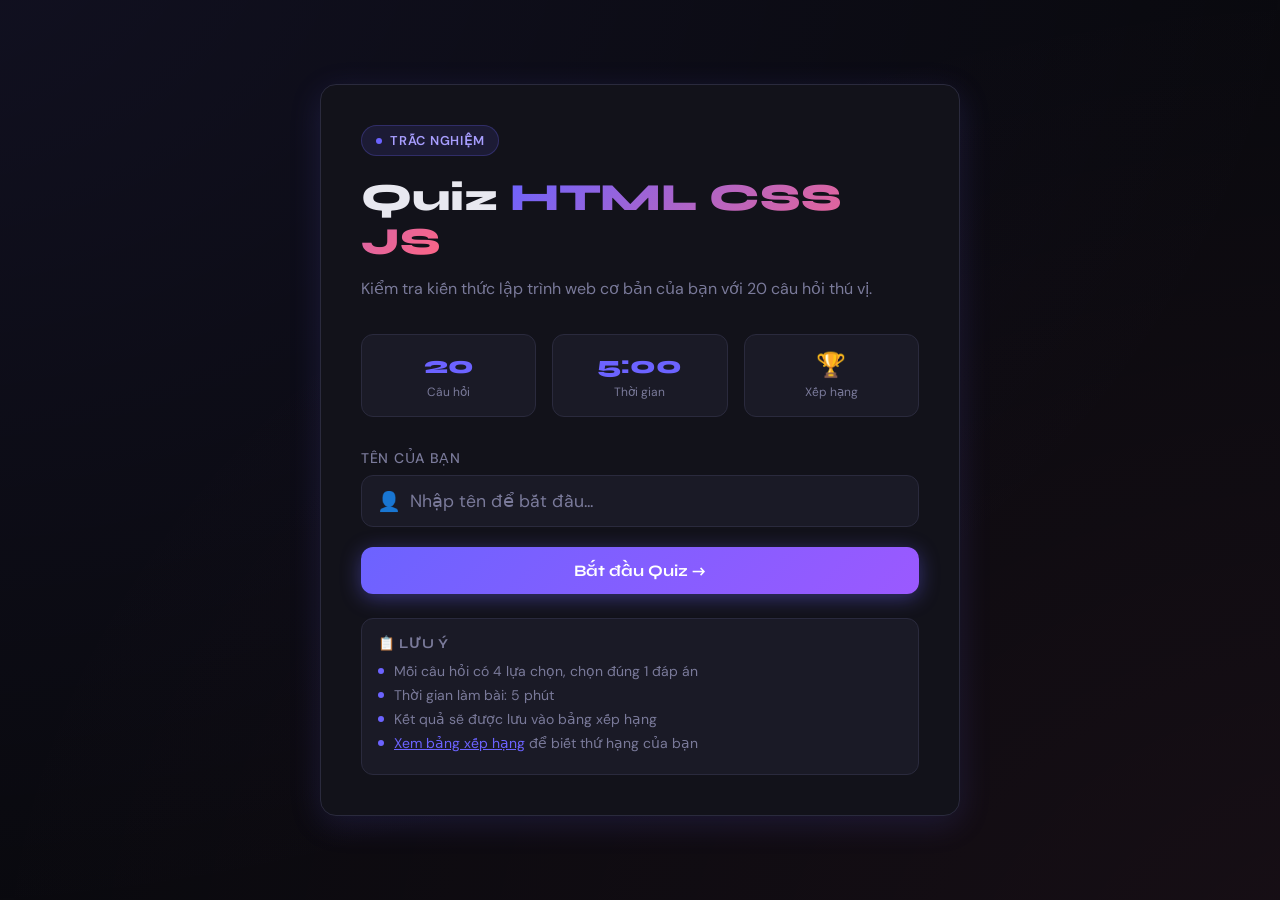
<file: quiz-app/public/index.html>
<!DOCTYPE html>
<html lang="vi">
<head>
  <meta charset="UTF-8" />
  <meta name="viewport" content="width=device-width, initial-scale=1.0" />
  <title>Quiz — HTML CSS JS</title>
  <link rel="stylesheet" href="style.css" />
  <style>
    .hero-badge {
      display: inline-flex;
      align-items: center;
      gap: 8px;
      background: rgba(108,99,255,0.12);
      border: 1px solid rgba(108,99,255,0.25);
      color: #a89eff;
      padding: 6px 14px;
      border-radius: 100px;
      font-size: 0.8rem;
      font-weight: 600;
      letter-spacing: 0.06em;
      text-transform: uppercase;
      margin-bottom: 20px;
    }

    .hero-badge::before {
      content: '';
      width: 6px; height: 6px;
      background: var(--accent);
      border-radius: 50%;
      animation: pulse 2s infinite;
    }

    @keyframes pulse {
      0%, 100% { opacity: 1; transform: scale(1); }
      50% { opacity: 0.5; transform: scale(0.8); }
    }

    h1 {
      font-size: 2.4rem;
      font-weight: 800;
      line-height: 1.15;
      margin-bottom: 12px;
    }

    h1 .gradient {
      background: linear-gradient(135deg, var(--accent), var(--accent2));
      -webkit-background-clip: text;
      -webkit-text-fill-color: transparent;
      background-clip: text;
    }

    .subtitle {
      color: var(--text-muted);
      margin-bottom: 32px;
      font-size: 1rem;
      line-height: 1.6;
    }

    .stats-row {
      display: flex;
      gap: 16px;
      margin-bottom: 32px;
    }

    .stat {
      flex: 1;
      text-align: center;
      background: var(--surface2);
      border: 1px solid var(--border);
      border-radius: 12px;
      padding: 16px 12px;
    }

    .stat-num {
      font-family: 'Syne', sans-serif;
      font-size: 1.5rem;
      font-weight: 800;
      color: var(--accent);
    }

    .stat-label {
      font-size: 0.75rem;
      color: var(--text-muted);
      margin-top: 4px;
    }

    .name-input-wrapper {
      position: relative;
    }

    .name-input-wrapper input {
      padding-left: 48px;
      font-size: 1.1rem;
    }

    .input-icon {
      position: absolute;
      left: 16px;
      top: 50%;
      transform: translateY(-50%);
      color: var(--text-muted);
      font-size: 1.2rem;
      pointer-events: none;
    }

    .rules {
      margin-top: 24px;
      padding: 16px;
      background: var(--surface2);
      border-radius: 12px;
      border: 1px solid var(--border);
    }

    .rules-title {
      font-family: 'Syne', sans-serif;
      font-size: 0.85rem;
      font-weight: 700;
      margin-bottom: 10px;
      color: var(--text-muted);
      text-transform: uppercase;
      letter-spacing: 0.05em;
    }

    .rule-item {
      display: flex;
      align-items: center;
      gap: 10px;
      font-size: 0.875rem;
      color: var(--text-muted);
      margin-bottom: 6px;
    }

    .rule-dot {
      width: 6px; height: 6px;
      background: var(--accent);
      border-radius: 50%;
      flex-shrink: 0;
    }
  </style>
</head>
<body>
  <div class="toast-container" id="toastContainer"></div>

  <div class="container">
    <div class="card">
      <div class="hero-badge">Trắc Nghiệm</div>
      <h1>Quiz <span class="gradient">HTML CSS JS</span></h1>
      <p class="subtitle">Kiểm tra kiến thức lập trình web cơ bản của bạn với 20 câu hỏi thú vị.</p>

      <div class="stats-row">
        <div class="stat">
          <div class="stat-num">20</div>
          <div class="stat-label">Câu hỏi</div>
        </div>
        <div class="stat">
          <div class="stat-num">5:00</div>
          <div class="stat-label">Thời gian</div>
        </div>
        <div class="stat">
          <div class="stat-num">🏆</div>
          <div class="stat-label">Xếp hạng</div>
        </div>
      </div>

      <div class="form-group">
        <label for="nameInput">Tên của bạn</label>
        <div class="name-input-wrapper">
          <span class="input-icon">👤</span>
          <input type="text" id="nameInput" placeholder="Nhập tên để bắt đầu..." maxlength="30" autocomplete="off" />
        </div>
      </div>

      <button class="btn btn-primary btn-full" id="startBtn" onclick="startQuiz()">
        Bắt đầu Quiz →
      </button>

      <div class="rules">
        <div class="rules-title">📋 Lưu ý</div>
        <div class="rule-item"><div class="rule-dot"></div><span>Mỗi câu hỏi có 4 lựa chọn, chọn đúng 1 đáp án</span></div>
        <div class="rule-item"><div class="rule-dot"></div><span>Thời gian làm bài: 5 phút</span></div>
        <div class="rule-item"><div class="rule-dot"></div><span>Kết quả sẽ được lưu vào bảng xếp hạng</span></div>
        <div class="rule-item"><div class="rule-dot"></div><span><a href="/leaderboard" style="color:var(--accent)">Xem bảng xếp hạng</a> để biết thứ hạng của bạn</span></div>
      </div>
    </div>
  </div>

  <script src="utils.js"></script>
  <script>
    const input = document.getElementById('nameInput');

    // Auto-fill saved name
    const saved = localStorage.getItem('quizUserName');
    if (saved) input.value = saved;

    input.addEventListener('keydown', e => { if (e.key === 'Enter') startQuiz(); });

    function startQuiz() {
      const name = input.value.trim();
      if (!name) { showToast('Vui lòng nhập tên của bạn!', 'error'); input.focus(); return; }
      if (name.length < 2) { showToast('Tên phải có ít nhất 2 ký tự!', 'error'); return; }
      localStorage.setItem('quizUserName', name);
      showToast('Chào ' + name + '! Đang tải câu hỏi...', 'success');
      setTimeout(() => window.location.href = '/quiz', 800);
    }
  </script>
</body>
</html>
</file>
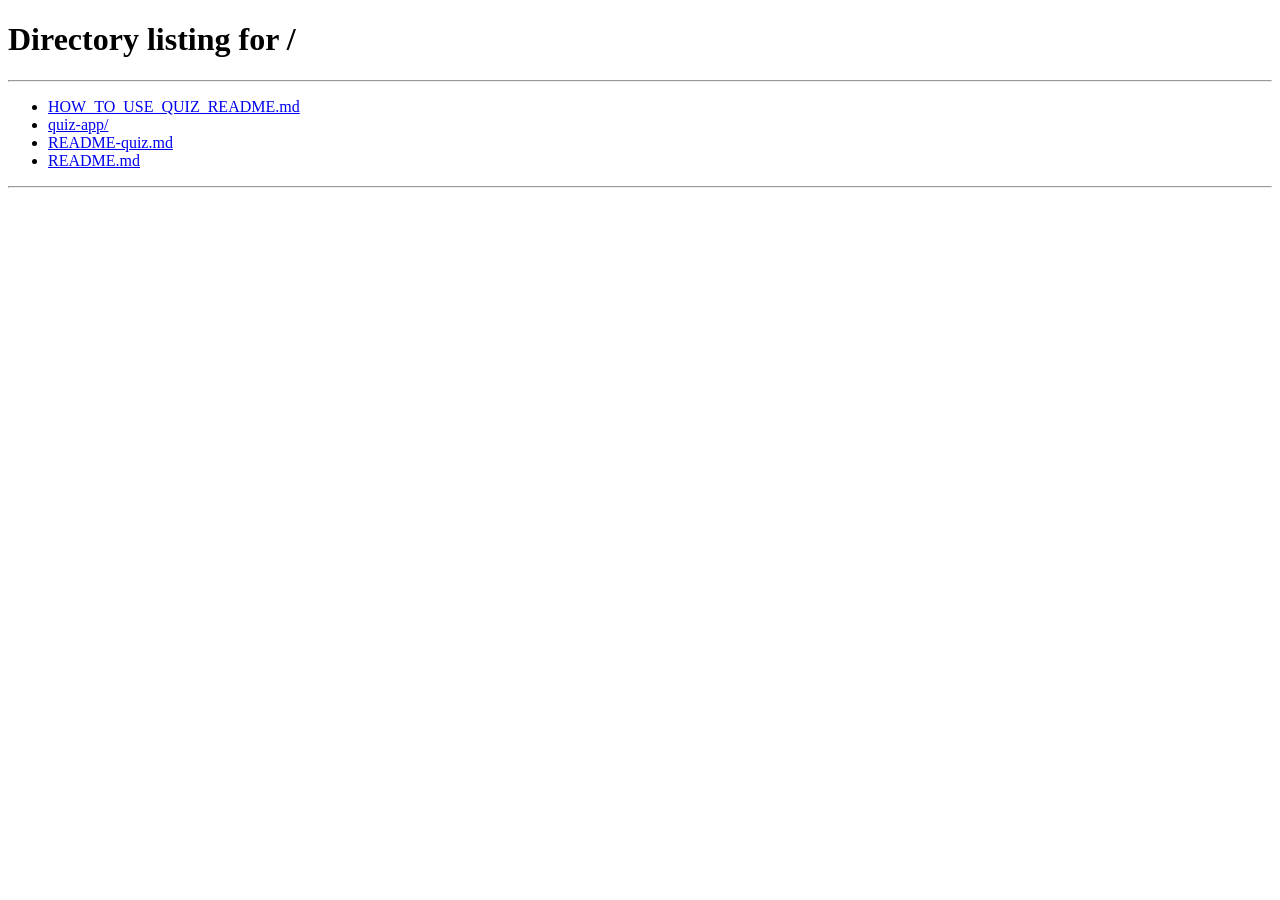
<file: quiz-app/public/quiz.html>
<!DOCTYPE html>
<html lang="vi">
<head>
  <meta charset="UTF-8" />
  <meta name="viewport" content="width=device-width, initial-scale=1.0" />
  <title>Quiz — Làm bài</title>
  <link rel="stylesheet" href="style.css" />
  <style>
    body { justify-content: flex-start; padding-top: 80px; padding-bottom: 40px; }

    .quiz-header {
      display: flex;
      align-items: center;
      justify-content: space-between;
      margin-bottom: 24px;
      gap: 16px;
      flex-wrap: wrap;
    }

    .progress-wrap { flex: 1; }

    .progress-label {
      display: flex;
      justify-content: space-between;
      font-size: 0.8rem;
      color: var(--text-muted);
      margin-bottom: 8px;
    }

    .progress-bar-bg {
      height: 6px;
      background: var(--surface2);
      border-radius: 100px;
      overflow: hidden;
    }

    .progress-bar-fill {
      height: 100%;
      background: linear-gradient(90deg, var(--accent), #9b59ff);
      border-radius: 100px;
      transition: width 0.4s ease;
    }

    .timer {
      display: flex;
      align-items: center;
      gap: 8px;
      background: var(--surface2);
      border: 1px solid var(--border);
      border-radius: 10px;
      padding: 8px 16px;
      font-family: 'Syne', sans-serif;
      font-size: 1.1rem;
      font-weight: 700;
      min-width: 90px;
      justify-content: center;
      transition: all 0.3s;
    }

    .timer.warning {
      border-color: rgba(255,200,0,0.4);
      color: #ffcc00;
      background: rgba(255,200,0,0.08);
    }

    .timer.danger {
      border-color: rgba(255,101,132,0.5);
      color: var(--accent2);
      background: rgba(255,101,132,0.1);
      animation: timerPulse 0.5s ease infinite;
    }

    @keyframes timerPulse {
      0%, 100% { transform: scale(1); }
      50% { transform: scale(1.05); }
    }

    .question-num {
      font-size: 0.8rem;
      color: var(--accent);
      font-weight: 700;
      letter-spacing: 0.06em;
      text-transform: uppercase;
      margin-bottom: 12px;
    }

    .question-text {
      font-family: 'Syne', sans-serif;
      font-size: 1.25rem;
      font-weight: 700;
      line-height: 1.4;
      margin-bottom: 28px;
    }

    .options {
      display: flex;
      flex-direction: column;
      gap: 12px;
      margin-bottom: 28px;
    }

    .option {
      display: flex;
      align-items: center;
      gap: 16px;
      padding: 16px 20px;
      border: 2px solid var(--border);
      border-radius: 14px;
      cursor: pointer;
      transition: all 0.2s ease;
      background: var(--surface2);
      user-select: none;
    }

    .option:hover:not(.disabled) {
      border-color: var(--accent);
      background: rgba(108,99,255,0.06);
      transform: translateX(4px);
    }

    .option.selected {
      border-color: var(--accent);
      background: rgba(108,99,255,0.12);
    }

    .option.correct {
      border-color: var(--accent3) !important;
      background: rgba(67,233,123,0.1) !important;
    }

    .option.wrong {
      border-color: var(--accent2) !important;
      background: rgba(255,101,132,0.1) !important;
    }

    .option.disabled { cursor: not-allowed; }

    .option-badge {
      width: 36px;
      height: 36px;
      border-radius: 10px;
      background: var(--border);
      display: flex;
      align-items: center;
      justify-content: center;
      font-family: 'Syne', sans-serif;
      font-size: 0.85rem;
      font-weight: 800;
      flex-shrink: 0;
      transition: all 0.2s;
    }

    .option.selected .option-badge { background: var(--accent); color: #fff; }
    .option.correct .option-badge { background: var(--accent3); color: #000; }
    .option.wrong .option-badge { background: var(--accent2); color: #fff; }

    .option-text { font-size: 0.95rem; line-height: 1.4; flex: 1; }

    .option-result {
      font-size: 1.1rem;
      opacity: 0;
      transition: opacity 0.2s;
    }

    .option.correct .option-result,
    .option.wrong .option-result { opacity: 1; }

    .quiz-footer {
      display: flex;
      align-items: center;
      justify-content: space-between;
      gap: 12px;
    }

    .answered-badge {
      font-size: 0.8rem;
      color: var(--text-muted);
    }

    .answered-badge span { color: var(--accent); font-weight: 700; }

    /* Card slide animation */
    .card { animation: none; }
    .card.slide-in { animation: slideIn 0.35s ease both; }
    .card.slide-out { animation: slideOut 0.25s ease both; }

    @keyframes slideIn {
      from { opacity: 0; transform: translateX(30px); }
      to { opacity: 1; transform: translateX(0); }
    }
    @keyframes slideOut {
      from { opacity: 1; transform: translateX(0); }
      to { opacity: 0; transform: translateX(-30px); }
    }

    .category-tag {
      display: inline-block;
      padding: 3px 10px;
      border-radius: 6px;
      font-size: 0.7rem;
      font-weight: 700;
      letter-spacing: 0.05em;
      text-transform: uppercase;
      margin-bottom: 8px;
    }

    .tag-html { background: rgba(255,100,50,0.15); color: #ff8c42; border: 1px solid rgba(255,100,50,0.3); }
    .tag-css { background: rgba(40,150,255,0.12); color: #5ab4ff; border: 1px solid rgba(40,150,255,0.25); }
    .tag-js { background: rgba(255,220,0,0.12); color: #ffd700; border: 1px solid rgba(255,220,0,0.25); }
  </style>
</head>
<body>
  <div class="toast-container" id="toastContainer"></div>

  <div class="loading-overlay" id="loadingOverlay">
    <div class="spinner"></div>
    <p>Đang tải câu hỏi...</p>
  </div>

  <nav class="nav">
    <a href="/" class="nav-brand">Quiz<span>JS</span></a>
    <div class="nav-links">
      <a href="/leaderboard" class="nav-link">🏆 Xếp hạng</a>
    </div>
  </nav>

  <div class="container">
    <div class="quiz-header">
      <div class="progress-wrap">
        <div class="progress-label">
          <span id="progressText">Câu 1 / 20</span>
          <span id="scoreText">Đúng: 0</span>
        </div>
        <div class="progress-bar-bg">
          <div class="progress-bar-fill" id="progressBar" style="width:0%"></div>
        </div>
      </div>
      <div class="timer" id="timer">⏱ 5:00</div>
    </div>

    <div class="card" id="questionCard">
      <div id="categoryTag" class="category-tag"></div>
      <div class="question-num" id="questionNum"></div>
      <div class="question-text" id="questionText"></div>
      <div class="options" id="optionsContainer"></div>
      <div class="quiz-footer">
        <div class="answered-badge">Đã trả lời: <span id="answeredCount">0</span></div>
        <button class="btn btn-primary" id="nextBtn" onclick="nextQuestion()" disabled>
          Tiếp theo →
        </button>
      </div>
    </div>
  </div>

  <script src="utils.js"></script>
  <script>
    let questions = [], current = 0, answers = {}, correctCount = 0;
    let timerInterval, timeLeft = 300; // 5 minutes
    let answered = 0;
    const LABELS = ['A', 'B', 'C', 'D'];

    // Detect category by index
    function getCategory(idx) {
      if (idx < 6) return { label: 'HTML', cls: 'tag-html' };
      if (idx < 12) return { label: 'CSS', cls: 'tag-css' };
      return { label: 'JavaScript', cls: 'tag-js' };
    }

    async function loadQuestions() {
      showLoading(true);
      try {
        questions = await api('/questions');
        if (!questions.length) {
          showToast('Không có câu hỏi nào trong database!', 'error');
          return;
        }
        renderQuestion();
        startTimer();
      } catch (e) {
        showToast('Lỗi tải câu hỏi: ' + e.message, 'error');
      } finally {
        showLoading(false);
      }
    }

    function startTimer() {
      const el = document.getElementById('timer');
      timerInterval = setInterval(() => {
        timeLeft--;
        const m = Math.floor(timeLeft / 60).toString().padStart(2, '0');
        const s = (timeLeft % 60).toString().padStart(2, '0');
        el.textContent = `⏱ ${m}:${s}`;
        if (timeLeft <= 60) el.className = 'timer danger';
        else if (timeLeft <= 120) el.className = 'timer warning';
        if (timeLeft <= 0) { clearInterval(timerInterval); showToast('⏰ Hết giờ!', 'error'); setTimeout(finishQuiz, 800); }
      }, 1000);
    }

    function renderQuestion() {
      const q = questions[current];
      const card = document.getElementById('questionCard');
      card.classList.remove('slide-in');
      void card.offsetWidth;
      card.classList.add('slide-in');

      const cat = getCategory(current);
      document.getElementById('categoryTag').textContent = cat.label;
      document.getElementById('categoryTag').className = `category-tag ${cat.cls}`;
      document.getElementById('questionNum').textContent = `Câu ${current + 1}`;
      document.getElementById('questionText').textContent = q.question;
      document.getElementById('progressText').textContent = `Câu ${current + 1} / ${questions.length}`;
      document.getElementById('progressBar').style.width = `${(current / questions.length) * 100}%`;

      const container = document.getElementById('optionsContainer');
      container.innerHTML = '';
      q.options.forEach((opt, i) => {
        const div = document.createElement('div');
        div.className = 'option';
        div.innerHTML = `
          <div class="option-badge">${LABELS[i]}</div>
          <div class="option-text">${opt}</div>
          <div class="option-result"></div>
        `;
        div.addEventListener('click', () => selectAnswer(i));
        container.appendChild(div);
      });

      document.getElementById('nextBtn').disabled = true;

      // Restore selection if revisited
      if (answers[q._id] !== undefined) {
        showSelected(answers[q._id], false);
        document.getElementById('nextBtn').disabled = false;
      }
    }

    function selectAnswer(idx) {
      const q = questions[current];
      if (document.querySelector('.option.correct, .option.wrong')) return; // already revealed

      answers[q._id] = idx;
      const options = document.querySelectorAll('.option');
      const correctIdx = q.correct; // undefined for user-facing (we reveal after check)

      // Show selected
      options.forEach(o => o.classList.remove('selected', 'disabled'));
      options[idx].classList.add('selected');
      options.forEach(o => o.classList.add('disabled'));

      // Request correct answer
      revealAnswer(q._id, idx);
    }

    async function revealAnswer(qId, selected) {
      try {
        const res = await api('/check-answers', {
          method: 'POST',
          body: JSON.stringify({ answers: { [qId]: selected } })
        });
        const result = res.results[0];
        const options = document.querySelectorAll('.option');

        if (result.isCorrect) {
          options[selected].classList.add('correct');
          options[selected].querySelector('.option-result').textContent = '✓';
          correctCount++;
          showToast('Chính xác! 🎉', 'success', 1500);
        } else {
          options[selected].classList.add('wrong');
          options[selected].querySelector('.option-result').textContent = '✗';
          options[result.correct].classList.add('correct');
          options[result.correct].querySelector('.option-result').textContent = '✓';
          showToast('Sai rồi! Đáp án đúng là ' + LABELS[result.correct], 'error', 2000);
        }

        answered++;
        document.getElementById('answeredCount').textContent = answered;
        document.getElementById('scoreText').textContent = `Đúng: ${correctCount}`;
        document.getElementById('nextBtn').disabled = false;
      } catch (e) { /* fallback */ }
    }

    function showSelected(idx, reveal) {
      const options = document.querySelectorAll('.option');
      options.forEach(o => o.classList.add('disabled'));
      options[idx].classList.add('selected');
    }

    function nextQuestion() {
      if (current >= questions.length - 1) { finishQuiz(); return; }
      current++;
      if (current === questions.length - 1) document.getElementById('nextBtn').textContent = 'Nộp bài 🎯';
      renderQuestion();
    }

    function finishQuiz() {
      clearInterval(timerInterval);
      localStorage.setItem('quizScore', correctCount);
      localStorage.setItem('quizTotal', questions.length);
      showToast('Đang tính điểm...', 'info');
      setTimeout(() => window.location.href = '/result', 800);
    }

    // Init
    const name = localStorage.getItem('quizUserName');
    if (!name) { window.location.href = '/'; }
    else { loadQuestions(); }
  </script>
</body>
</html>
</file>
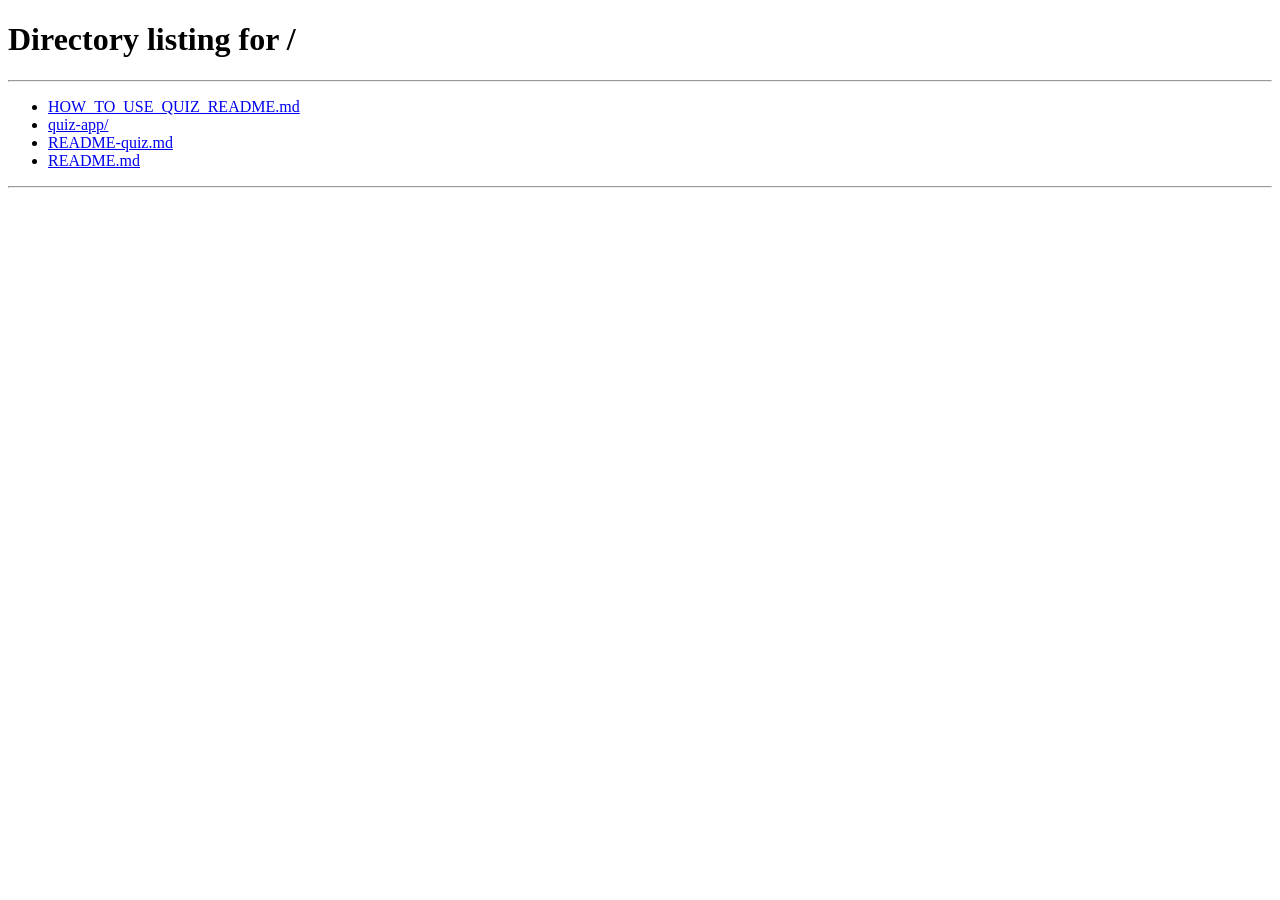
<file: quiz-app/public/result.html>
<!DOCTYPE html>
<html lang="vi">
<head>
  <meta charset="UTF-8" />
  <meta name="viewport" content="width=device-width, initial-scale=1.0" />
  <title>Quiz — Kết quả</title>
  <link rel="stylesheet" href="style.css" />
  <style>
    .result-icon {
      font-size: 4rem;
      text-align: center;
      margin-bottom: 16px;
      animation: bounceIn 0.6s cubic-bezier(0.36, 0.07, 0.19, 0.97);
    }

    @keyframes bounceIn {
      0% { transform: scale(0); opacity: 0; }
      60% { transform: scale(1.2); }
      100% { transform: scale(1); opacity: 1; }
    }

    .result-name {
      text-align: center;
      color: var(--text-muted);
      font-size: 0.9rem;
      margin-bottom: 4px;
    }

    h1 {
      text-align: center;
      font-size: 2rem;
      margin-bottom: 8px;
    }

    .score-display {
      text-align: center;
      margin: 28px 0;
    }

    .score-circle {
      display: inline-flex;
      align-items: center;
      justify-content: center;
      width: 140px;
      height: 140px;
      border-radius: 50%;
      border: 4px solid;
      margin-bottom: 16px;
      position: relative;
    }

    .score-circle.excellent { border-color: var(--accent3); }
    .score-circle.good { border-color: var(--accent); }
    .score-circle.ok { border-color: #ffcc00; }
    .score-circle.poor { border-color: var(--accent2); }

    .score-circle::before {
      content: '';
      position: absolute;
      inset: -4px;
      border-radius: 50%;
      background: conic-gradient(var(--accent) var(--pct), transparent var(--pct));
      opacity: 0.15;
    }

    .score-num {
      font-family: 'Syne', sans-serif;
      font-size: 2.2rem;
      font-weight: 800;
      line-height: 1;
    }

    .score-sub {
      font-size: 0.9rem;
      color: var(--text-muted);
    }

    .rank-message {
      font-size: 1rem;
      font-weight: 600;
      color: var(--text-muted);
    }

    .stats-grid {
      display: grid;
      grid-template-columns: 1fr 1fr 1fr;
      gap: 12px;
      margin-bottom: 28px;
    }

    .stat-box {
      background: var(--surface2);
      border: 1px solid var(--border);
      border-radius: 12px;
      padding: 16px;
      text-align: center;
    }

    .stat-box-num {
      font-family: 'Syne', sans-serif;
      font-size: 1.4rem;
      font-weight: 800;
      margin-bottom: 4px;
    }

    .stat-box-label {
      font-size: 0.75rem;
      color: var(--text-muted);
    }

    .correct-num { color: var(--accent3); }
    .wrong-num { color: var(--accent2); }
    .pct-num { color: var(--accent); }

    .action-buttons {
      display: flex;
      flex-direction: column;
      gap: 12px;
    }

    .submitted-badge {
      display: flex;
      align-items: center;
      justify-content: center;
      gap: 8px;
      padding: 12px;
      background: rgba(67,233,123,0.1);
      border: 1px solid rgba(67,233,123,0.25);
      border-radius: 10px;
      color: var(--accent3);
      font-size: 0.875rem;
      font-weight: 500;
    }
  </style>
</head>
<body>
  <div class="toast-container" id="toastContainer"></div>

  <div class="loading-overlay" id="loadingOverlay">
    <div class="spinner"></div>
    <p>Đang lưu kết quả...</p>
  </div>

  <nav class="nav">
    <a href="/" class="nav-brand">Quiz<span>JS</span></a>
    <div class="nav-links">
      <a href="/leaderboard" class="nav-link">🏆 Xếp hạng</a>
    </div>
  </nav>

  <div class="container">
    <div class="card" id="resultCard" style="opacity:0">
      <div class="result-icon" id="resultIcon"></div>
      <div class="result-name" id="resultName"></div>
      <h1 id="resultTitle"></h1>

      <div class="score-display">
        <div class="score-circle" id="scoreCircle">
          <div>
            <div class="score-num" id="scoreNum"></div>
            <div class="score-sub" id="scoreSub"></div>
          </div>
        </div>
        <div class="rank-message" id="rankMessage"></div>
      </div>

      <div class="stats-grid">
        <div class="stat-box">
          <div class="stat-box-num correct-num" id="correctNum"></div>
          <div class="stat-box-label">✅ Đúng</div>
        </div>
        <div class="stat-box">
          <div class="stat-box-num wrong-num" id="wrongNum"></div>
          <div class="stat-box-label">❌ Sai</div>
        </div>
        <div class="stat-box">
          <div class="stat-box-num pct-num" id="pctNum"></div>
          <div class="stat-box-label">📊 Tỷ lệ</div>
        </div>
      </div>

      <div id="submittedBadge" class="submitted-badge" style="display:none; margin-bottom:16px;">
        ✅ Điểm đã được lưu vào bảng xếp hạng!
      </div>

      <div class="action-buttons">
        <a href="/leaderboard" class="btn btn-primary">🏆 Xem bảng xếp hạng</a>
        <button class="btn btn-secondary" onclick="playAgain()">🔄 Làm lại</button>
      </div>
    </div>
  </div>

  <script src="utils.js"></script>
  <script>
    const name = localStorage.getItem('quizUserName');
    const score = parseInt(localStorage.getItem('quizScore') || '0');
    const total = parseInt(localStorage.getItem('quizTotal') || '20');

    if (!name) { window.location.href = '/'; }

    const pct = Math.round((score / total) * 100);

    function getResultData() {
      if (pct >= 90) return { icon: '🏆', title: 'Xuất sắc!', cls: 'excellent', msg: 'Bạn là pro rồi đó! 🎉' };
      if (pct >= 70) return { icon: '🎯', title: 'Tốt lắm!', cls: 'good', msg: 'Khá giỏi, cố thêm chút nữa!' };
      if (pct >= 50) return { icon: '👍', title: 'Ổn đó!', cls: 'ok', msg: 'Nền tảng tốt, tiếp tục học nhé!' };
      return { icon: '💪', title: 'Cần cố gắng!', cls: 'poor', msg: 'Đừng nản, học lại nhé!' };
    }

    function render() {
      const d = getResultData();
      document.getElementById('resultIcon').textContent = d.icon;
      document.getElementById('resultName').textContent = name;
      document.getElementById('resultTitle').textContent = d.title;
      document.getElementById('scoreNum').textContent = score;
      document.getElementById('scoreSub').textContent = `/ ${total}`;
      document.getElementById('rankMessage').textContent = d.msg;
      document.getElementById('scoreCircle').classList.add(d.cls);
      document.getElementById('scoreCircle').style.setProperty('--pct', `${pct}%`);
      document.getElementById('correctNum').textContent = score;
      document.getElementById('wrongNum').textContent = total - score;
      document.getElementById('pctNum').textContent = pct + '%';

      // Animate in
      const card = document.getElementById('resultCard');
      card.style.opacity = '1';
      card.style.animation = 'fadeUp 0.5s ease both';
    }

    async function submitScore() {
      showLoading(true);
      try {
        await api('/submit-score', {
          method: 'POST',
          body: JSON.stringify({ name, score, total })
        });
        document.getElementById('submittedBadge').style.display = 'flex';
        showToast('Điểm đã được lưu!', 'success');
      } catch (e) {
        showToast('Lỗi lưu điểm: ' + e.message, 'error');
      } finally {
        showLoading(false);
      }
    }

    function playAgain() {
      localStorage.removeItem('quizScore');
      localStorage.removeItem('quizTotal');
      window.location.href = '/';
    }

    render();
    submitScore();
  </script>
</body>
</html>
</file>
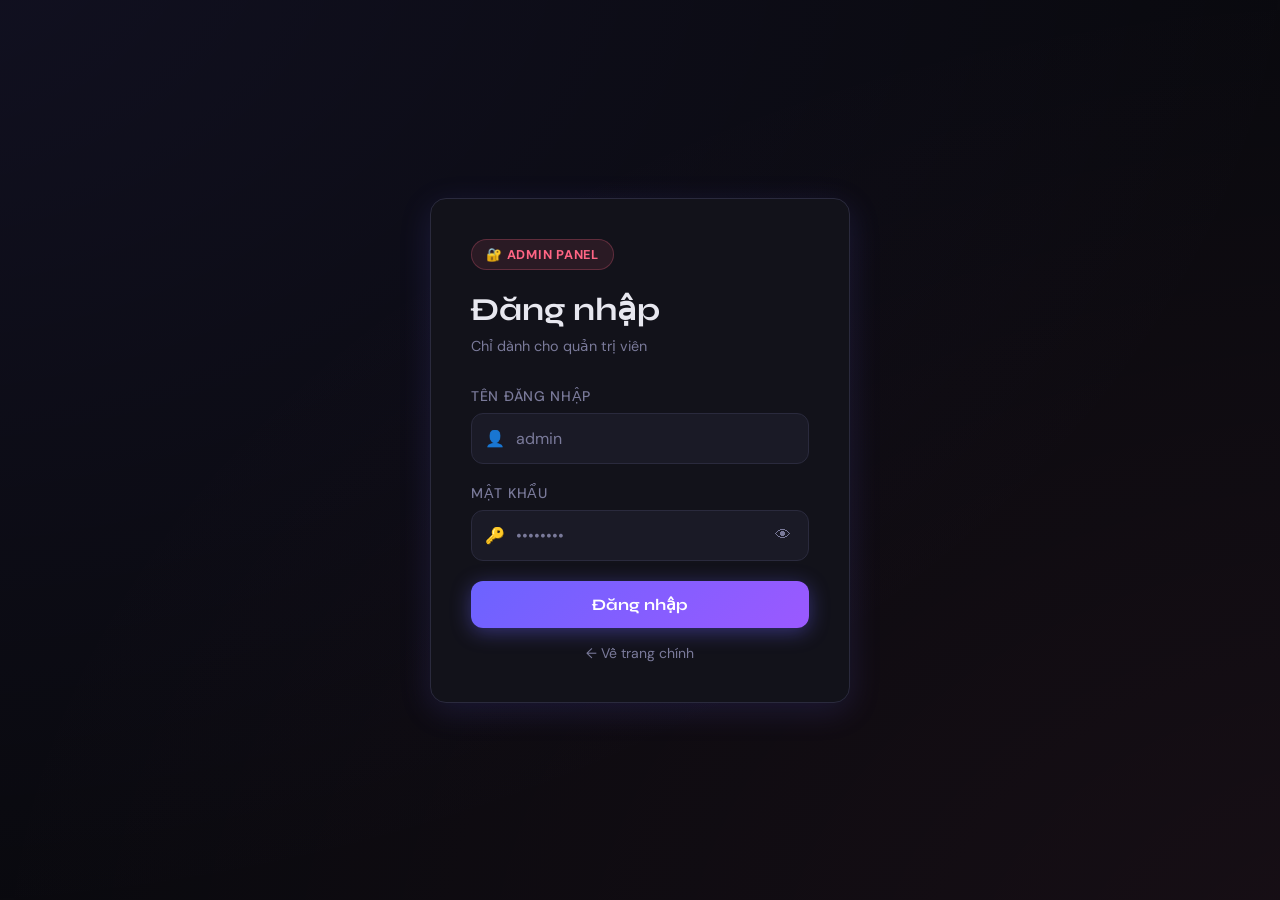
<file: quiz-app/public/admin/login.html>
<!DOCTYPE html>
<html lang="vi">
<head>
  <meta charset="UTF-8" />
  <meta name="viewport" content="width=device-width, initial-scale=1.0" />
  <title>Admin — Đăng nhập</title>
  <link rel="stylesheet" href="../style.css" />
  <style>
    .admin-badge {
      display: inline-flex;
      align-items: center;
      gap: 8px;
      background: rgba(255,101,132,0.1);
      border: 1px solid rgba(255,101,132,0.25);
      color: var(--accent2);
      padding: 6px 14px;
      border-radius: 100px;
      font-size: 0.8rem;
      font-weight: 700;
      letter-spacing: 0.06em;
      text-transform: uppercase;
      margin-bottom: 20px;
    }

    h1 { font-size: 2rem; margin-bottom: 8px; }

    .subtitle { color: var(--text-muted); margin-bottom: 32px; font-size: 0.9rem; }

    .input-group { position: relative; }

    .input-group input { padding-left: 44px; }

    .input-icon {
      position: absolute;
      left: 14px;
      top: 50%;
      transform: translateY(-50%);
      color: var(--text-muted);
      font-size: 1rem;
      pointer-events: none;
    }

    .eye-toggle {
      position: absolute;
      right: 14px;
      top: 50%;
      transform: translateY(-50%);
      background: none;
      border: none;
      color: var(--text-muted);
      cursor: pointer;
      font-size: 1rem;
      padding: 4px;
    }

    .eye-toggle:hover { color: var(--text); }

    .back-link {
      display: block;
      text-align: center;
      margin-top: 16px;
      color: var(--text-muted);
      text-decoration: none;
      font-size: 0.875rem;
      transition: color 0.2s;
    }

    .back-link:hover { color: var(--text); }
  </style>
</head>
<body>
  <div class="toast-container" id="toastContainer"></div>

  <div class="container" style="max-width:420px">
    <div class="card">
      <div class="admin-badge">🔐 Admin Panel</div>
      <h1>Đăng nhập</h1>
      <p class="subtitle">Chỉ dành cho quản trị viên</p>

      <div class="form-group">
        <label>Tên đăng nhập</label>
        <div class="input-group">
          <span class="input-icon">👤</span>
          <input type="text" id="username" placeholder="admin" autocomplete="username" />
        </div>
      </div>

      <div class="form-group">
        <label>Mật khẩu</label>
        <div class="input-group">
          <span class="input-icon">🔑</span>
          <input type="password" id="password" placeholder="••••••••" autocomplete="current-password" id="passInput" />
          <button class="eye-toggle" type="button" onclick="togglePass()" id="eyeBtn">👁</button>
        </div>
      </div>

      <button class="btn btn-primary btn-full" id="loginBtn" onclick="login()">
        Đăng nhập
      </button>

      <a href="/" class="back-link">← Về trang chính</a>
    </div>
  </div>

  <script src="../utils.js"></script>
  <script>
    // Redirect if already logged in
    if (localStorage.getItem('adminToken')) {
      window.location.href = '/admin/dashboard';
    }

    document.addEventListener('keydown', e => { if (e.key === 'Enter') login(); });

    function togglePass() {
      const inp = document.getElementById('password');
      inp.type = inp.type === 'password' ? 'text' : 'password';
    }

    async function login() {
      const username = document.getElementById('username').value.trim();
      const password = document.getElementById('password').value;
      const btn = document.getElementById('loginBtn');

      if (!username || !password) { showToast('Vui lòng nhập đầy đủ!', 'error'); return; }

      btn.disabled = true;
      btn.textContent = 'Đang đăng nhập...';

      try {
        const data = await api('/admin/login', {
          method: 'POST',
          body: JSON.stringify({ username, password })
        });
        localStorage.setItem('adminToken', data.token);
        localStorage.setItem('adminUsername', data.username);
        showToast('Đăng nhập thành công!', 'success');
        setTimeout(() => window.location.href = '/admin/dashboard', 600);
      } catch (e) {
        showToast(e.message || 'Sai thông tin đăng nhập!', 'error');
        btn.disabled = false;
        btn.textContent = 'Đăng nhập';
      }
    }
  </script>
</body>
</html>
</file>
<file: quiz-app/public/style.css>
@import url('https://fonts.googleapis.com/css2?family=Syne:wght@400;600;700;800&family=DM+Sans:wght@300;400;500&display=swap');

:root {
  --bg: #0a0a0f;
  --surface: #12121a;
  --surface2: #1a1a26;
  --border: #2a2a3d;
  --accent: #6c63ff;
  --accent2: #ff6584;
  --accent3: #43e97b;
  --text: #e8e8f0;
  --text-muted: #7a7a9a;
  --radius: 16px;
  --shadow: 0 8px 32px rgba(108,99,255,0.15);
}

*, *::before, *::after { box-sizing: border-box; margin: 0; padding: 0; }

html { scroll-behavior: smooth; }

body {
  font-family: 'DM Sans', sans-serif;
  background: var(--bg);
  color: var(--text);
  min-height: 100vh;
  display: flex;
  flex-direction: column;
  align-items: center;
  justify-content: center;
  padding: 20px;
  position: relative;
  overflow-x: hidden;
}

body::before {
  content: '';
  position: fixed;
  top: -50%;
  left: -50%;
  width: 200%;
  height: 200%;
  background: radial-gradient(ellipse at 20% 20%, rgba(108,99,255,0.08) 0%, transparent 50%),
              radial-gradient(ellipse at 80% 80%, rgba(255,101,132,0.06) 0%, transparent 50%);
  pointer-events: none;
  z-index: 0;
}

.container {
  width: 100%;
  max-width: 640px;
  position: relative;
  z-index: 1;
}

h1, h2, h3 { font-family: 'Syne', sans-serif; }

.card {
  background: var(--surface);
  border: 1px solid var(--border);
  border-radius: var(--radius);
  padding: 40px;
  box-shadow: var(--shadow);
  animation: fadeUp 0.5s ease both;
}

@keyframes fadeUp {
  from { opacity: 0; transform: translateY(24px); }
  to { opacity: 1; transform: translateY(0); }
}

.btn {
  display: inline-flex;
  align-items: center;
  justify-content: center;
  gap: 8px;
  padding: 14px 28px;
  border-radius: 12px;
  font-family: 'Syne', sans-serif;
  font-size: 1rem;
  font-weight: 700;
  cursor: pointer;
  border: none;
  transition: all 0.2s ease;
  text-decoration: none;
}

.btn-primary {
  background: linear-gradient(135deg, var(--accent), #9b59ff);
  color: #fff;
  box-shadow: 0 4px 20px rgba(108,99,255,0.4);
}

.btn-primary:hover {
  transform: translateY(-2px);
  box-shadow: 0 8px 30px rgba(108,99,255,0.5);
}

.btn-primary:active { transform: translateY(0); }

.btn-secondary {
  background: var(--surface2);
  color: var(--text);
  border: 1px solid var(--border);
}

.btn-secondary:hover {
  background: var(--border);
  transform: translateY(-1px);
}

.btn-danger {
  background: rgba(255,101,132,0.15);
  color: var(--accent2);
  border: 1px solid rgba(255,101,132,0.3);
}

.btn-danger:hover { background: rgba(255,101,132,0.25); }

.btn-full { width: 100%; }

input, select, textarea {
  width: 100%;
  background: var(--surface2);
  border: 1px solid var(--border);
  border-radius: 12px;
  padding: 14px 18px;
  color: var(--text);
  font-family: 'DM Sans', sans-serif;
  font-size: 1rem;
  transition: border-color 0.2s, box-shadow 0.2s;
  outline: none;
}

input:focus, select:focus, textarea:focus {
  border-color: var(--accent);
  box-shadow: 0 0 0 3px rgba(108,99,255,0.15);
}

input::placeholder { color: var(--text-muted); }

label {
  display: block;
  margin-bottom: 8px;
  color: var(--text-muted);
  font-size: 0.875rem;
  font-weight: 500;
  letter-spacing: 0.05em;
  text-transform: uppercase;
}

.form-group { margin-bottom: 20px; }

/* Toast */
.toast-container {
  position: fixed;
  top: 24px;
  right: 24px;
  z-index: 9999;
  display: flex;
  flex-direction: column;
  gap: 12px;
}

.toast {
  padding: 14px 20px;
  border-radius: 12px;
  font-size: 0.9rem;
  font-weight: 500;
  min-width: 260px;
  max-width: 340px;
  animation: toastIn 0.3s ease;
  display: flex;
  align-items: center;
  gap: 10px;
}

.toast.success { background: rgba(67,233,123,0.15); border: 1px solid rgba(67,233,123,0.3); color: var(--accent3); }
.toast.error { background: rgba(255,101,132,0.15); border: 1px solid rgba(255,101,132,0.3); color: var(--accent2); }
.toast.info { background: rgba(108,99,255,0.15); border: 1px solid rgba(108,99,255,0.3); color: #a89eff; }

@keyframes toastIn {
  from { opacity: 0; transform: translateX(20px); }
  to { opacity: 1; transform: translateX(0); }
}

/* Loading */
.spinner {
  width: 40px;
  height: 40px;
  border: 3px solid var(--border);
  border-top-color: var(--accent);
  border-radius: 50%;
  animation: spin 0.8s linear infinite;
  margin: 0 auto;
}

@keyframes spin { to { transform: rotate(360deg); } }

.loading-overlay {
  display: none;
  position: fixed;
  inset: 0;
  background: rgba(10,10,15,0.8);
  backdrop-filter: blur(4px);
  z-index: 100;
  align-items: center;
  justify-content: center;
  flex-direction: column;
  gap: 16px;
}

.loading-overlay.show { display: flex; }
.loading-overlay p { color: var(--text-muted); font-size: 0.9rem; }

/* Nav */
.nav {
  position: fixed;
  top: 0; left: 0; right: 0;
  display: flex;
  align-items: center;
  justify-content: space-between;
  padding: 16px 32px;
  background: rgba(10,10,15,0.8);
  backdrop-filter: blur(12px);
  border-bottom: 1px solid var(--border);
  z-index: 50;
}

.nav-brand {
  font-family: 'Syne', sans-serif;
  font-weight: 800;
  font-size: 1.1rem;
  color: var(--text);
  text-decoration: none;
}

.nav-brand span { color: var(--accent); }

.nav-links { display: flex; gap: 8px; }

.nav-link {
  color: var(--text-muted);
  text-decoration: none;
  font-size: 0.875rem;
  padding: 8px 14px;
  border-radius: 8px;
  transition: all 0.2s;
}

.nav-link:hover { color: var(--text); background: var(--surface2); }
.nav-link.active { color: var(--accent); background: rgba(108,99,255,0.1); }

@media (max-width: 480px) {
  .card { padding: 24px 20px; }
  .nav { padding: 12px 16px; }
  .nav-brand { font-size: 1rem; }
}
</file>
